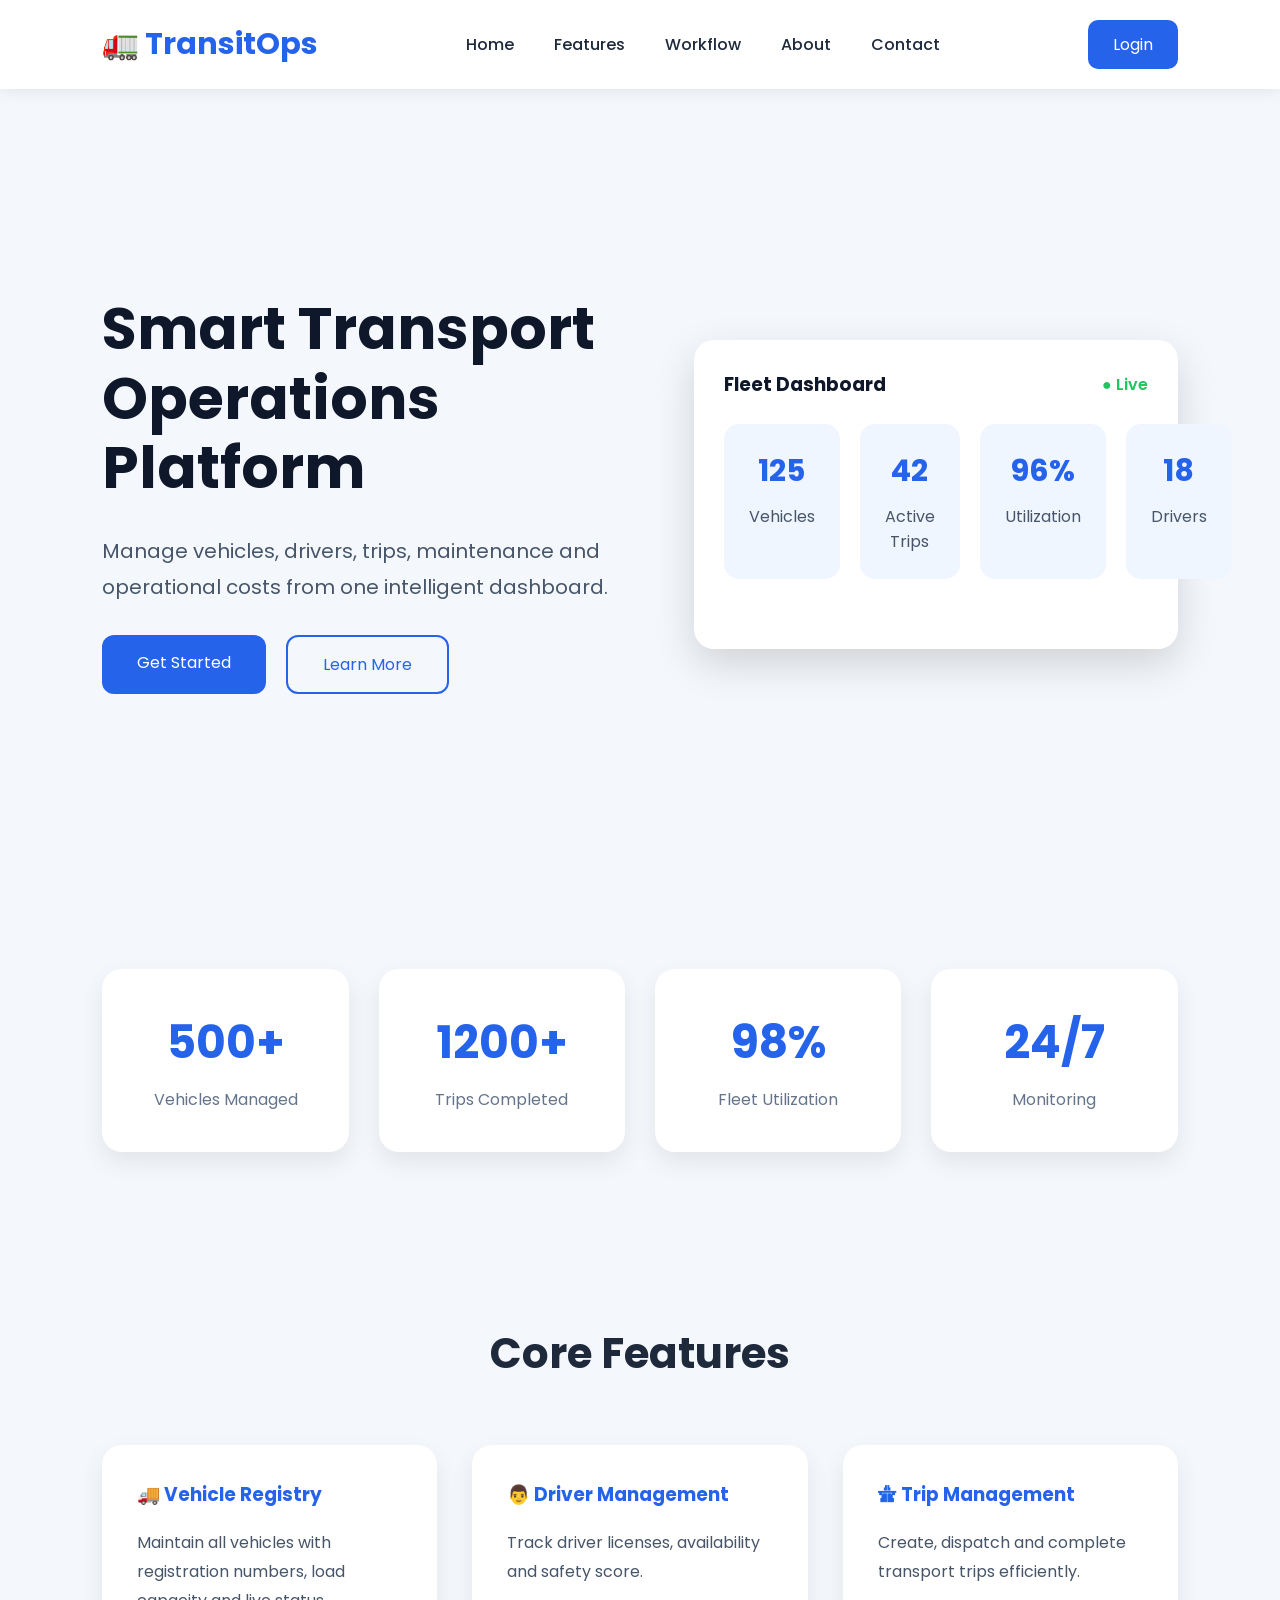
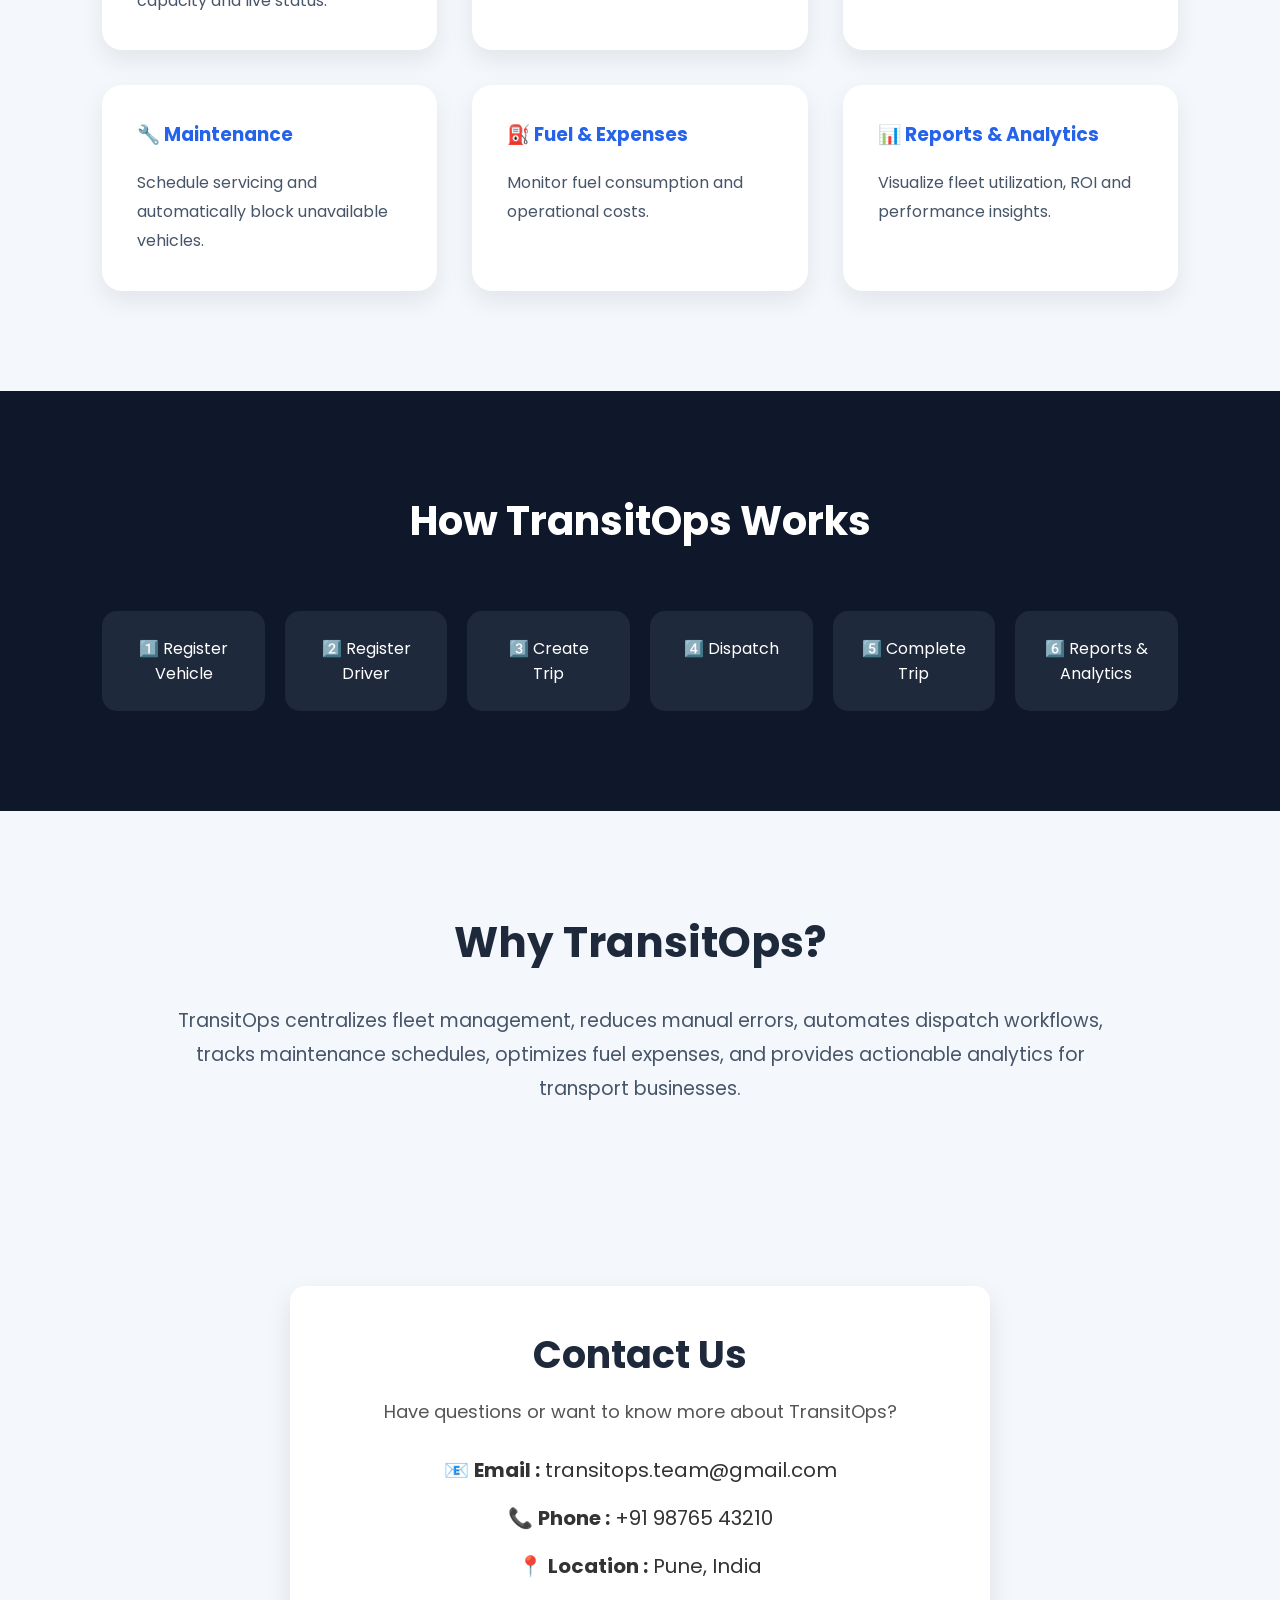
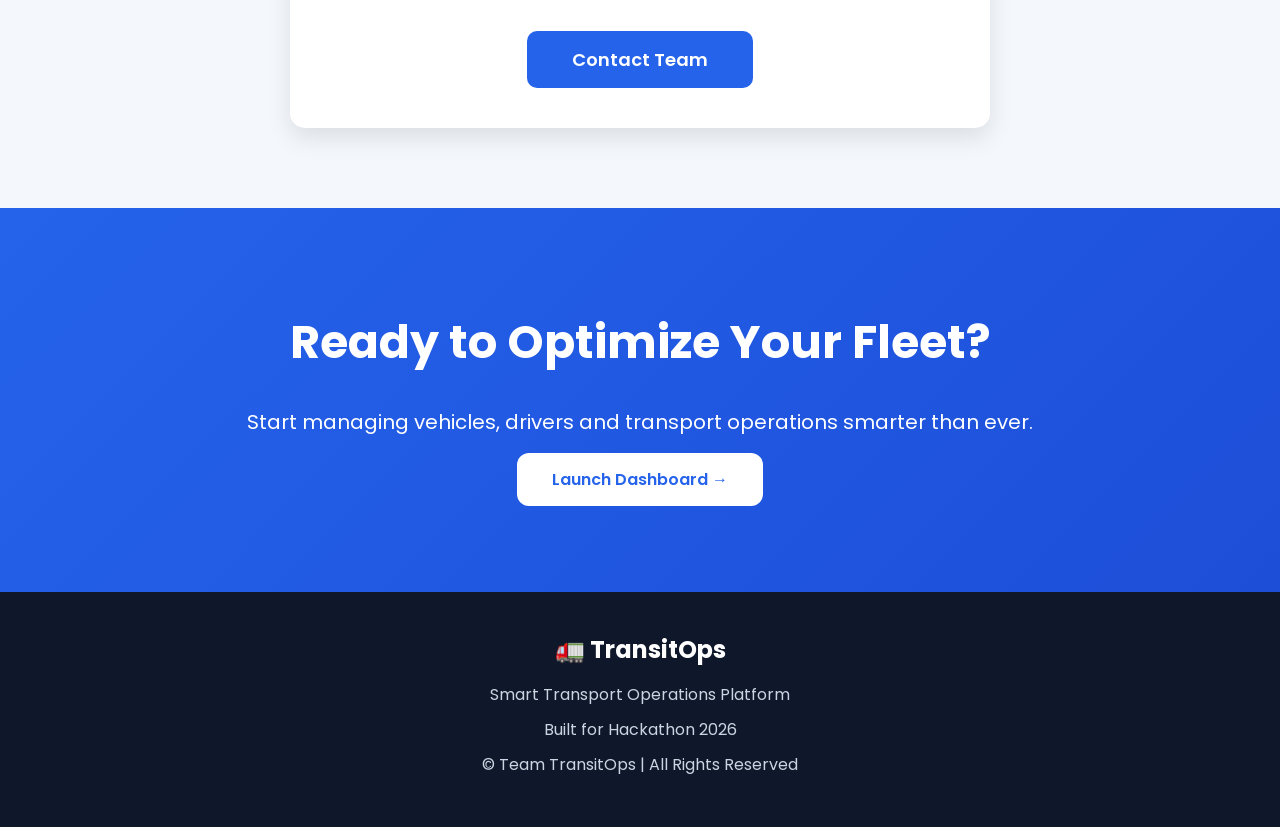
<file: client/index.html>
<!DOCTYPE html>
<html lang="en">
<head>
    <meta charset="UTF-8">
    <meta name="viewport" content="width=device-width, initial-scale=1.0">
    <title>TransitOps - Smart Transport Operations Platform</title>

    <link rel="stylesheet" href="css/style.css">
    <link href="https://fonts.googleapis.com/css2?family=Poppins:wght@300;400;500;600;700&display=swap" rel="stylesheet">
</head>

<body>

<header>

<nav class="navbar">

<div class="logo">
🚛 TransitOps
</div>

<ul class="nav-links">

<li><a href="#home">Home</a></li>

<li><a href="#features">Features</a></li>

<li><a href="#workflow">Workflow</a></li>

<li><a href="#about">About</a></li>

<li><a href="#contact">Contact</a></li>

</ul>

<a href="login.html" class="login-btn">
Login
</a>

</nav>

</header>

<section class="hero" id="home">

<div class="hero-left">

<h1>

Smart Transport Operations Platform

</h1>

<p>

Manage vehicles, drivers, trips, maintenance and operational costs from one intelligent dashboard.

</p>

<div class="hero-buttons">

<a href="login.html" class="primary-btn">

Get Started

</a>

<a href="#about" class="secondary-btn">

Learn More

</a>

</div>

</div>

<div class="hero-right">

<div class="dashboard-preview">

<div class="dashboard-header">

<h3>Fleet Dashboard</h3>

<span class="status">

● Live

</span>

</div>

<div class="dashboard-cards">

<div class="mini-card">

<h4>125</h4>

<p>Vehicles</p>

</div>

<div class="mini-card">

<h4>42</h4>

<p>Active Trips</p>

</div>

<div class="mini-card">

<h4>96%</h4>

<p>Utilization</p>

</div>

<div class="mini-card">

<h4>18</h4>

<p>Drivers</p>

</div>

</div>

</div>

</div>

</section>
<!-- ================= STATS ================= -->

<section class="stats">

<div class="card">
<h2>500+</h2>
<p>Vehicles Managed</p>
</div>

<div class="card">
<h2>1200+</h2>
<p>Trips Completed</p>
</div>

<div class="card">
<h2>98%</h2>
<p>Fleet Utilization</p>
</div>

<div class="card">
<h2>24/7</h2>
<p>Monitoring</p>
</div>

</section>

<!-- ================= FEATURES ================= -->

<section class="features" id="features">

<h2>Core Features</h2>

<div class="feature-grid">

<div class="feature-card">
<h3>🚚 Vehicle Registry</h3>
<p>
Maintain all vehicles with registration numbers, load capacity and live status.
</p>
</div>

<div class="feature-card">
<h3>👨 Driver Management</h3>
<p>
Track driver licenses, availability and safety score.
</p>
</div>

<div class="feature-card">
<h3>🛣 Trip Management</h3>
<p>
Create, dispatch and complete transport trips efficiently.
</p>
</div>

<div class="feature-card">
<h3>🔧 Maintenance</h3>
<p>
Schedule servicing and automatically block unavailable vehicles.
</p>
</div>

<div class="feature-card">
<h3>⛽ Fuel & Expenses</h3>
<p>
Monitor fuel consumption and operational costs.
</p>
</div>

<div class="feature-card">
<h3>📊 Reports & Analytics</h3>
<p>
Visualize fleet utilization, ROI and performance insights.
</p>
</div>

</div>

</section>

<!-- ================= WORKFLOW ================= -->

<section class="workflow" id="workflow">

<h2>How TransitOps Works</h2>

<div class="steps">

<div class="step">
1️⃣ Register Vehicle
</div>

<div class="step">
2️⃣ Register Driver
</div>

<div class="step">
3️⃣ Create Trip
</div>

<div class="step">
4️⃣ Dispatch
</div>

<div class="step">
5️⃣ Complete Trip
</div>

<div class="step">
6️⃣ Reports & Analytics
</div>

</div>

</section>

<!-- ================= ABOUT ================= -->

<section class="about" id="about">

<h2>Why TransitOps?</h2>

<p>

TransitOps centralizes fleet management, reduces manual errors, automates dispatch workflows, tracks maintenance schedules, optimizes fuel expenses, and provides actionable analytics for transport businesses.

</p>

</section>

<!-- ================= CONTACT ================= -->

<section class="contact-section" id="contact">

    <div class="contact-container">

        <h2>Contact Us</h2>

        <p class="contact-subtitle">
            Have questions or want to know more about TransitOps?
        </p>

        <div class="contact-details">

            <p>
                📧 <strong>Email :</strong> transitops.team@gmail.com
            </p>

            <p>
                📞 <strong>Phone :</strong> +91 98765 43210
            </p>

            <p>
                📍 <strong>Location :</strong> Pune, India
            </p>

        </div>

        <a href="mailto:transitops.team@gmail.com" class="contact-btn">
            Contact Team
        </a>

    </div>

</section>

<!-- ================= CTA ================= -->

<section class="cta">

<h2>

Ready to Optimize Your Fleet?

</h2>

<p>

Start managing vehicles, drivers and transport operations smarter than ever.

</p>

<a href="login.html" class="primary-btn">

Launch Dashboard →

</a>

</section>

<!-- ================= FOOTER ================= -->

<footer>

<h2>🚛 TransitOps</h2>

<p>

Smart Transport Operations Platform

</p>

<p>

Built for Hackathon 2026

</p>

<p>

© Team TransitOps | All Rights Reserved

</p>

</footer>

<script src="js/script.js"></script>

</body>

</html>
</file>
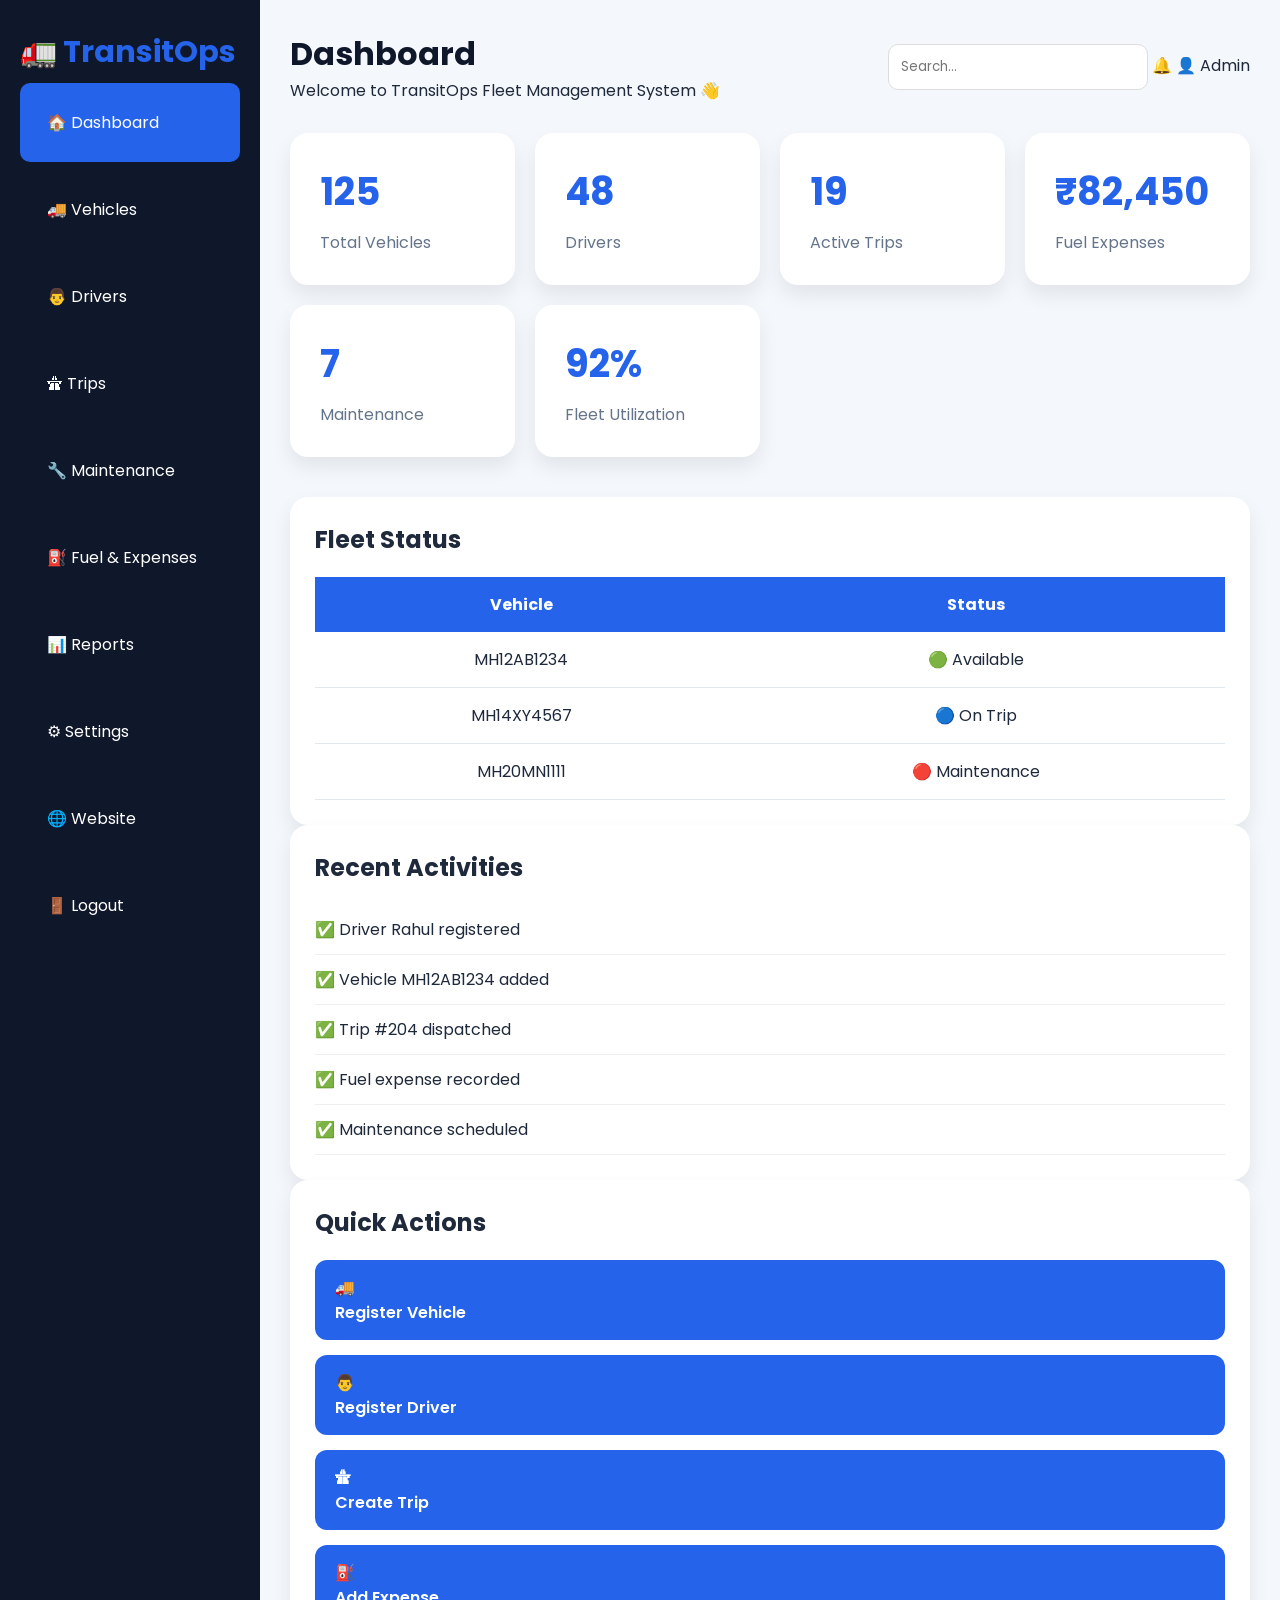
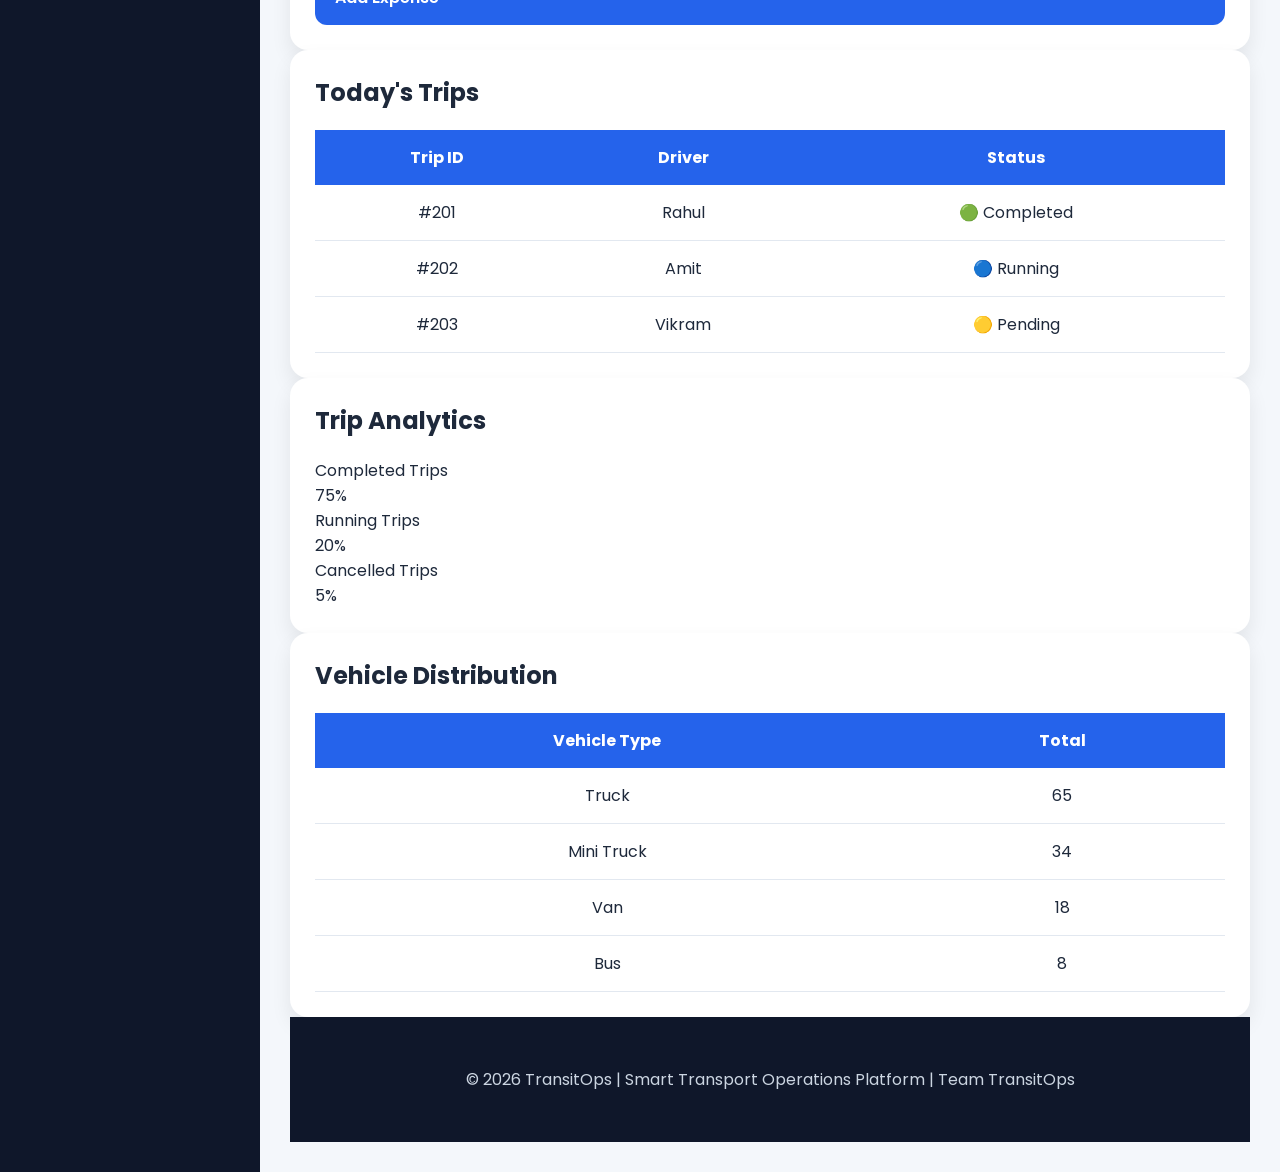
<file: client/dashboard.html>
<!DOCTYPE html>
<html lang="en">

<head>
    <meta charset="UTF-8">
    <meta name="viewport" content="width=device-width, initial-scale=1.0">
    <title>TransitOps Dashboard</title>

    <link rel="stylesheet" href="css/style.css">

    <link href="https://fonts.googleapis.com/css2?family=Poppins:wght@300;400;500;600;700&display=swap"
        rel="stylesheet">
</head>

<body>

<div class="dashboard-container">

    <!-- Sidebar -->

    <aside class="sidebar">

        <div class="logo">
            🚛 <span>TransitOps</span>
        </div>

        <ul>

            <li class="active">
                <a href="dashboard.html">🏠 Dashboard</a>
            </li>

            <li>
                <a href="vehicles.html">🚚 Vehicles</a>
            </li>

            <li>
                <a href="drivers.html">👨 Drivers</a>
            </li>

            <li>
                <a href="trips.html">🛣 Trips</a>
            </li>

            <li>
                <a href="maintenance.html">🔧 Maintenance</a>
            </li>

            <li>
                <a href="expenses.html">⛽ Fuel & Expenses</a>
            </li>

            <li>
                <a href="reports.html">📊 Reports</a>
            </li>

            <li>
                <a href="settings.html">⚙ Settings</a>
            </li>

            <li>
                <a href="index.html">🌐 Website</a>
            </li>

            <li>
                <a href="login.html">🚪 Logout</a>
            </li>

        </ul>

    </aside>

    <!-- Main -->

    <main class="main-content">

        <!-- Topbar -->

        <header class="topbar">

            <div>

                <h1>Dashboard</h1>

                <p>Welcome to TransitOps Fleet Management System 👋</p>

            </div>

            <div class="top-right">

                <input type="text" class="dashboard-search" placeholder="Search...">

                <span>🔔</span>

                <span>👤 Admin</span>

            </div>

        </header>

        <!-- Cards -->

        <section class="dashboard-cards">

            <div class="dashboard-card">

                <h2 id="vehicleCount">125</h2>

                <p>Total Vehicles</p>

            </div>

            <div class="dashboard-card">

                <h2 id="driverCount">48</h2>

                <p>Drivers</p>

            </div>

            <div class="dashboard-card">

                <h2 id="tripCount">19</h2>

                <p>Active Trips</p>

            </div>

            <div class="dashboard-card">

                <h2>₹82,450</h2>

                <p>Fuel Expenses</p>

            </div>

            <div class="dashboard-card">

                <h2>7</h2>

                <p>Maintenance</p>

            </div>

            <div class="dashboard-card">

                <h2>92%</h2>

                <p>Fleet Utilization</p>

            </div>

        </section>

        <!-- Fleet Status -->

        <section class="dashboard-row">

            <div class="panel">

                <h2>Fleet Status</h2>

                <table>

                    <tr>
                        <th>Vehicle</th>
                        <th>Status</th>
                    </tr>

                    <tr>
                        <td>MH12AB1234</td>
                        <td><span class="available">🟢 Available</span></td>
                    </tr>

                    <tr>
                        <td>MH14XY4567</td>
                        <td><span class="trip">🔵 On Trip</span></td>
                    </tr>

                    <tr>
                        <td>MH20MN1111</td>
                        <td><span class="maintenance">🔴 Maintenance</span></td>
                    </tr>

                </table>

            </div>

            <div class="panel">

                <h2>Recent Activities</h2>

                <ul class="activity-list">

                    <li>✅ Driver Rahul registered</li>

                    <li>✅ Vehicle MH12AB1234 added</li>

                    <li>✅ Trip #204 dispatched</li>

                    <li>✅ Fuel expense recorded</li>

                    <li>✅ Maintenance scheduled</li>

                </ul>

            </div>

        </section>
                <!-- Bottom Section -->

        <section class="dashboard-row">

            <div class="panel">

                <h2>Quick Actions</h2>

                <div class="quick-actions">

                    <a href="vehicles.html" class="action-btn">
                        🚚<br>
                        Register Vehicle
                    </a>

                    <a href="drivers.html" class="action-btn">
                        👨<br>
                        Register Driver
                    </a>

                    <a href="trips.html" class="action-btn">
                        🛣<br>
                        Create Trip
                    </a>

                    <a href="expenses.html" class="action-btn">
                        ⛽<br>
                        Add Expense
                    </a>

                </div>

            </div>

            <div class="panel">

                <h2>Today's Trips</h2>

                <table>

                    <tr>
                        <th>Trip ID</th>
                        <th>Driver</th>
                        <th>Status</th>
                    </tr>

                    <tr>
                        <td>#201</td>
                        <td>Rahul</td>
                        <td>🟢 Completed</td>
                    </tr>

                    <tr>
                        <td>#202</td>
                        <td>Amit</td>
                        <td>🔵 Running</td>
                    </tr>

                    <tr>
                        <td>#203</td>
                        <td>Vikram</td>
                        <td>🟡 Pending</td>
                    </tr>

                </table>

            </div>

        </section>

        <!-- Analytics -->

        <section class="dashboard-row">

            <div class="panel">

                <h2>Trip Analytics</h2>

                <div class="progress-box">

                    <p>Completed Trips</p>

                    <div class="progress">
                        <div class="progress-fill" style="width:75%;">
                            75%
                        </div>
                    </div>

                    <p>Running Trips</p>

                    <div class="progress">
                        <div class="progress-fill blue" style="width:20%;">
                            20%
                        </div>
                    </div>

                    <p>Cancelled Trips</p>

                    <div class="progress">
                        <div class="progress-fill red" style="width:5%;">
                            5%
                        </div>
                    </div>

                </div>

            </div>

            <div class="panel">

                <h2>Vehicle Distribution</h2>

                <table>

                    <tr>

                        <th>Vehicle Type</th>

                        <th>Total</th>

                    </tr>

                    <tr>

                        <td>Truck</td>

                        <td>65</td>

                    </tr>

                    <tr>

                        <td>Mini Truck</td>

                        <td>34</td>

                    </tr>

                    <tr>

                        <td>Van</td>

                        <td>18</td>

                    </tr>

                    <tr>

                        <td>Bus</td>

                        <td>8</td>

                    </tr>

                </table>

            </div>

        </section>

        <!-- Footer -->

        <footer class="dashboard-footer">

            <p>

                © 2026 TransitOps |
                Smart Transport Operations Platform |
                Team TransitOps

            </p>

        </footer>

    </main>

</div>

<script src="js/database.js"></script>
<script src="js/dashboard.js"></script>

</body>
</html>
</file>
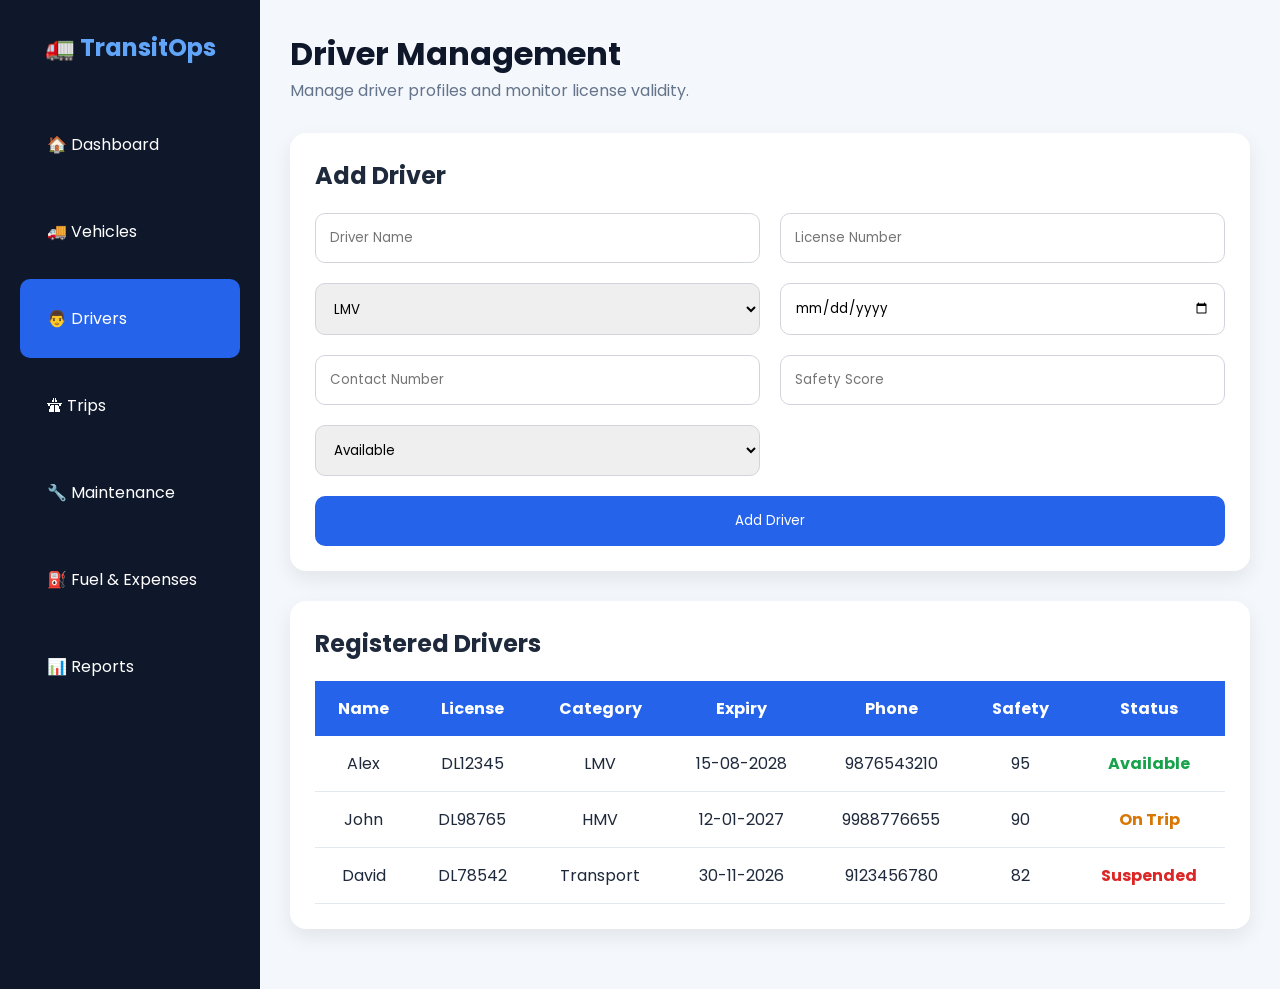
<file: client/drivers.html>
<link rel="stylesheet" href="css/style.css">
<link rel="stylesheet" href="css/drivers.css">


<!DOCTYPE html>
<html lang="en">
<head>
    <meta charset="UTF-8">
    <meta name="viewport" content="width=device-width, initial-scale=1.0">
    <title>Driver Management | TransitOps</title>

    <link rel="stylesheet" href="css/style.css">
    <link rel="stylesheet" href="css/drivers.css">

    <link href="https://fonts.googleapis.com/css2?family=Poppins:wght@300;400;500;600;700&display=swap" rel="stylesheet">
</head>

<body>

<div class="dashboard-container">

    <aside class="sidebar">

        <h2>🚛 TransitOps</h2>

        <ul>
            <li><a href="dashboard.html">🏠 Dashboard</a></li>
            <li><a href="vehicles.html">🚚 Vehicles</a></li>
            <li class="active"><a href="drivers.html">👨 Drivers</a></li>
            <li><a href="trips.html">🛣 Trips</a></li>
            <li><a href="maintenance.html">🔧 Maintenance</a></li>
            <li><a href="expenses.html">⛽ Fuel & Expenses</a></li>
            <li><a href="reports.html">📊 Reports</a></li>
        </ul>

    </aside>

    <main class="main-content">

        <div class="page-header">
            <h1>Driver Management</h1>
            <p>Manage driver profiles and monitor license validity.</p>
        </div>

        <section class="driver-form">

            <h2>Add Driver</h2>

            <form>

                <input type="text" placeholder="Driver Name">

                <input type="text" placeholder="License Number">

                <select>
                    <option>LMV</option>
                    <option>HMV</option>
                    <option>Transport</option>
                </select>

                <input type="date">

                <input type="tel" placeholder="Contact Number">

                <input type="number" placeholder="Safety Score">

                <select>
                    <option>Available</option>
                    <option>On Trip</option>
                    <option>Off Duty</option>
                    <option>Suspended</option>
                </select>

                <button>Add Driver</button>

            </form>

        </section>

        <section class="driver-table">

            <h2>Registered Drivers</h2>

            <table>

                <tr>
                    <th>Name</th>
                    <th>License</th>
                    <th>Category</th>
                    <th>Expiry</th>
                    <th>Phone</th>
                    <th>Safety</th>
                    <th>Status</th>
                </tr>

                <tr>
                    <td>Alex</td>
                    <td>DL12345</td>
                    <td>LMV</td>
                    <td>15-08-2028</td>
                    <td>9876543210</td>
                    <td>95</td>
                    <td class="available">Available</td>
                </tr>

                <tr>
                    <td>John</td>
                    <td>DL98765</td>
                    <td>HMV</td>
                    <td>12-01-2027</td>
                    <td>9988776655</td>
                    <td>90</td>
                    <td class="trip">On Trip</td>
                </tr>

                <tr>
                    <td>David</td>
                    <td>DL78542</td>
                    <td>Transport</td>
                    <td>30-11-2026</td>
                    <td>9123456780</td>
                    <td>82</td>
                    <td class="suspended">Suspended</td>
                </tr>

            </table>

        </section>

    </main>

</div>

</body>
</html>
</file>
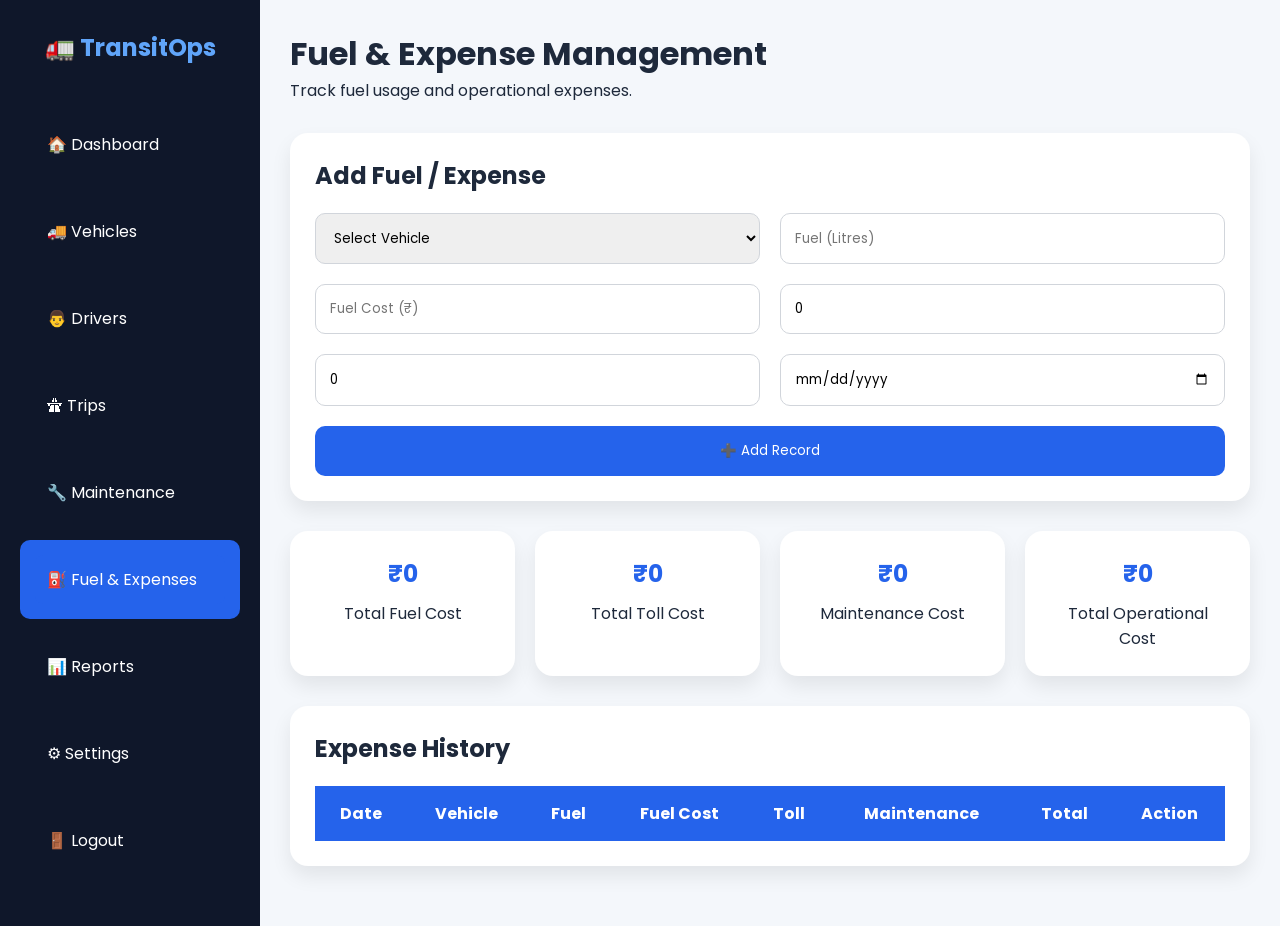
<file: client/expense.html>
<!DOCTYPE html>
<html lang="en">

<head>

<meta charset="UTF-8">
<meta name="viewport" content="width=device-width, initial-scale=1.0">

<title>Fuel & Expense Management | TransitOps</title>

<link rel="stylesheet" href="css/style.css">
<link rel="stylesheet" href="css/expenses.css">

<link href="https://fonts.googleapis.com/css2?family=Poppins:wght@300;400;500;600;700&display=swap" rel="stylesheet">

</head>

<body>

<div class="dashboard-container">

<!-- Sidebar -->

<aside class="sidebar">

<h2>🚛 TransitOps</h2>

<ul>

<li><a href="dashboard.html">🏠 Dashboard</a></li>

<li><a href="vehicles.html">🚚 Vehicles</a></li>

<li><a href="drivers.html">👨 Drivers</a></li>

<li><a href="trips.html">🛣 Trips</a></li>

<li><a href="maintenance.html">🔧 Maintenance</a></li>

<li class="active"><a href="expenses.html">⛽ Fuel & Expenses</a></li>

<li><a href="reports.html">📊 Reports</a></li>

<li><a href="settings.html">⚙ Settings</a></li>

<li><a href="login.html">🚪 Logout</a></li>

</ul>

</aside>

<!-- Main -->

<main class="main-content">

<div class="page-header">

<h1>Fuel & Expense Management</h1>

<p>Track fuel usage and operational expenses.</p>

</div>

<!-- Expense Form -->

<section class="expense-form">

<h2>Add Fuel / Expense</h2>

<form id="expenseForm">

<select id="vehicle" required>

<option value="">Select Vehicle</option>

<option>Van-05</option>

<option>Truck-02</option>

<option>Mini Truck-03</option>

</select>

<input
type="number"
id="fuel"
placeholder="Fuel (Litres)"
required>

<input
type="number"
id="fuelCost"
placeholder="Fuel Cost (₹)"
required>

<input
type="number"
id="toll"
placeholder="Toll Expense (₹)"
value="0">

<input
type="number"
id="maintenance"
placeholder="Maintenance Expense (₹)"
value="0">

<input
type="date"
id="date"
required>

<button type="submit">

➕ Add Record

</button>

</form>

</section>
<!-- ================= SUMMARY CARDS ================= -->

<section class="summary-cards">

<div class="summary-card">
<h2 id="fuelTotal">₹0</h2>
<p>Total Fuel Cost</p>
</div>

<div class="summary-card">
<h2 id="tollTotal">₹0</h2>
<p>Total Toll Cost</p>
</div>

<div class="summary-card">
<h2 id="maintenanceTotal">₹0</h2>
<p>Maintenance Cost</p>
</div>

<div class="summary-card">
<h2 id="overallTotal">₹0</h2>
<p>Total Operational Cost</p>
</div>

</section>

<!-- ================= EXPENSE HISTORY ================= -->

<section class="expense-table">

<h2>Expense History</h2>

<table id="expenseTable">

<tr>

<th>Date</th>
<th>Vehicle</th>
<th>Fuel (L)</th>
<th>Fuel Cost (₹)</th>
<th>Toll (₹)</th>
<th>Maintenance (₹)</th>
<th>Total (₹)</th>
<th>Action</th>

</tr>

</table>

</section>

</main>

</div>

<!-- JavaScript -->

<script src="js/database.js"></script>
<script src="js/expenses.js"></script>

</body>
</html>
</file>
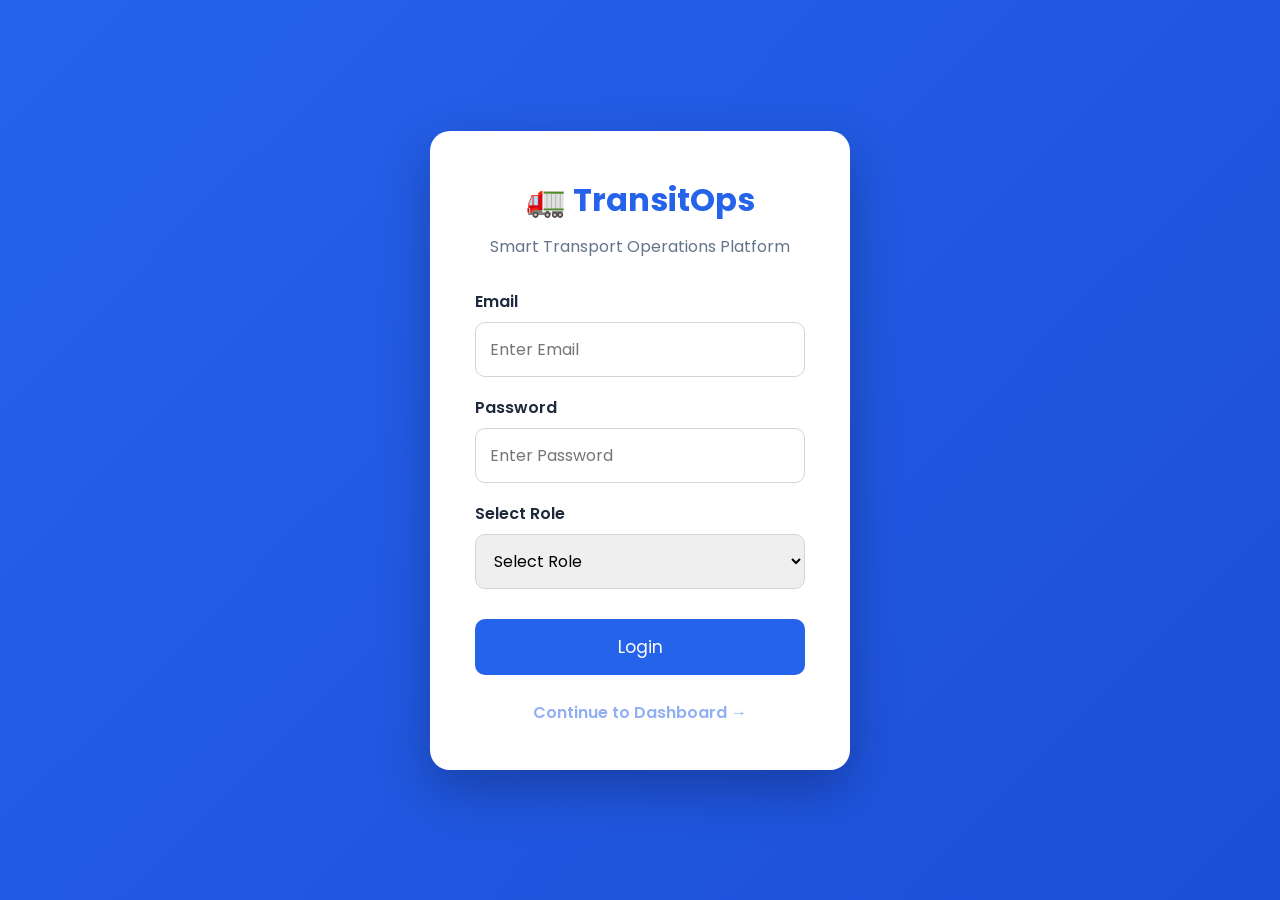
<file: client/login.html>
<!DOCTYPE html>
<html lang="en">

<head>

<meta charset="UTF-8">
<meta name="viewport" content="width=device-width, initial-scale=1.0">

<title>TransitOps Login</title>

<link rel="stylesheet" href="css/style.css">

<link href="https://fonts.googleapis.com/css2?family=Poppins:wght@300;400;500;600;700&display=swap" rel="stylesheet">

</head>

<body class="login-page">

<div class="login-container">

<div class="login-card">

<h1>🚛 TransitOps</h1>

<p>Smart Transport Operations Platform</p>

<form id="loginForm">

<label>Email</label>

<input
type="email"
id="email"
placeholder="Enter Email"
required
oninvalid="this.setCustomValidity('Please enter a valid email ID.')"
oninput="this.setCustomValidity('')">

<label>Password</label>

<input
type="password"
id="password"
placeholder="Enter Password"
required>

<label>Select Role</label>

<select id="role" required>

<option value="">Select Role</option>

<option>Fleet Manager</option>

<option>Dispatcher</option>

<option>Safety Officer</option>

<option>Financial Analyst</option>

</select>

<button type="submit" id="loginBtn">

Login

</button>

</form>

<a href="dashboard.html"
id="continueBtn"
class="disabled-link">

Continue to Dashboard →

</a>

</div>

</div>

<script src="js/login.js"></script>

</body>

</html>
</file>
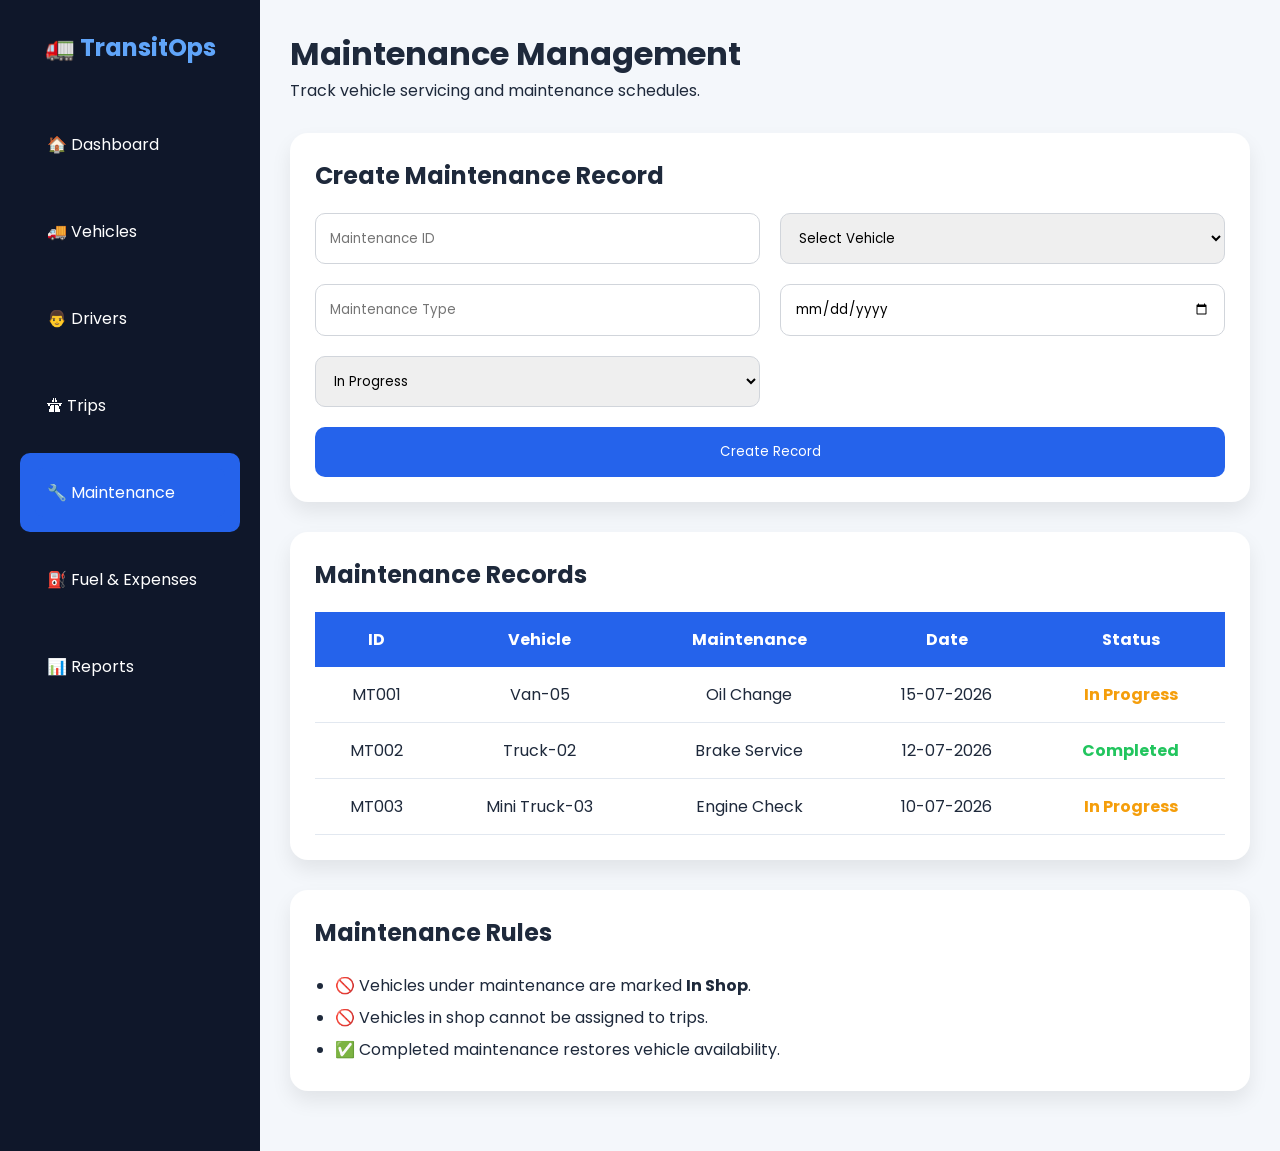
<file: client/mainteance.html>
<!DOCTYPE html>
<html lang="en">

<head>

<meta charset="UTF-8">
<meta name="viewport" content="width=device-width, initial-scale=1.0">

<title>Maintenance Management | TransitOps</title>

<link rel="stylesheet" href="css/style.css">
<link rel="stylesheet" href="css/maintenance.css">

<link href="https://fonts.googleapis.com/css2?family=Poppins:wght@300;400;500;600;700&display=swap" rel="stylesheet">

</head>

<body>

<div class="dashboard-container">

<aside class="sidebar">

<h2>🚛 TransitOps</h2>

<ul>

<li><a href="dashboard.html">🏠 Dashboard</a></li>

<li><a href="vehicles.html">🚚 Vehicles</a></li>

<li><a href="drivers.html">👨 Drivers</a></li>

<li><a href="trips.html">🛣 Trips</a></li>

<li class="active"><a href="maintenance.html">🔧 Maintenance</a></li>

<li><a href="expenses.html">⛽ Fuel & Expenses</a></li>

<li><a href="reports.html">📊 Reports</a></li>

</ul>

</aside>

<main class="main-content">

<div class="page-header">

<h1>Maintenance Management</h1>

<p>Track vehicle servicing and maintenance schedules.</p>

</div>

<section class="maintenance-form">

<h2>Create Maintenance Record</h2>

<form>

<input type="text" placeholder="Maintenance ID">

<select>

<option>Select Vehicle</option>

<option>Van-05</option>

<option>Truck-02</option>

<option>Mini Truck-03</option>

</select>

<input type="text" placeholder="Maintenance Type">

<input type="date">

<select>

<option>In Progress</option>

<option>Completed</option>

</select>

<button>Create Record</button>

</form>

</section>

<section class="maintenance-table">

<h2>Maintenance Records</h2>

<table>

<tr>

<th>ID</th>

<th>Vehicle</th>

<th>Maintenance</th>

<th>Date</th>

<th>Status</th>

</tr>

<tr>

<td>MT001</td>

<td>Van-05</td>

<td>Oil Change</td>

<td>15-07-2026</td>

<td class="progress">In Progress</td>

</tr>

<tr>

<td>MT002</td>

<td>Truck-02</td>

<td>Brake Service</td>

<td>12-07-2026</td>

<td class="complete">Completed</td>

</tr>

<tr>

<td>MT003</td>

<td>Mini Truck-03</td>

<td>Engine Check</td>

<td>10-07-2026</td>

<td class="progress">In Progress</td>

</tr>

</table>

</section>

<section class="alert-box">

<h2>Maintenance Rules</h2>

<ul>

<li>🚫 Vehicles under maintenance are marked <strong>In Shop</strong>.</li>

<li>🚫 Vehicles in shop cannot be assigned to trips.</li>

<li>✅ Completed maintenance restores vehicle availability.</li>

</ul>

</section>

</main>

</div>

</body>

</html>
</file>
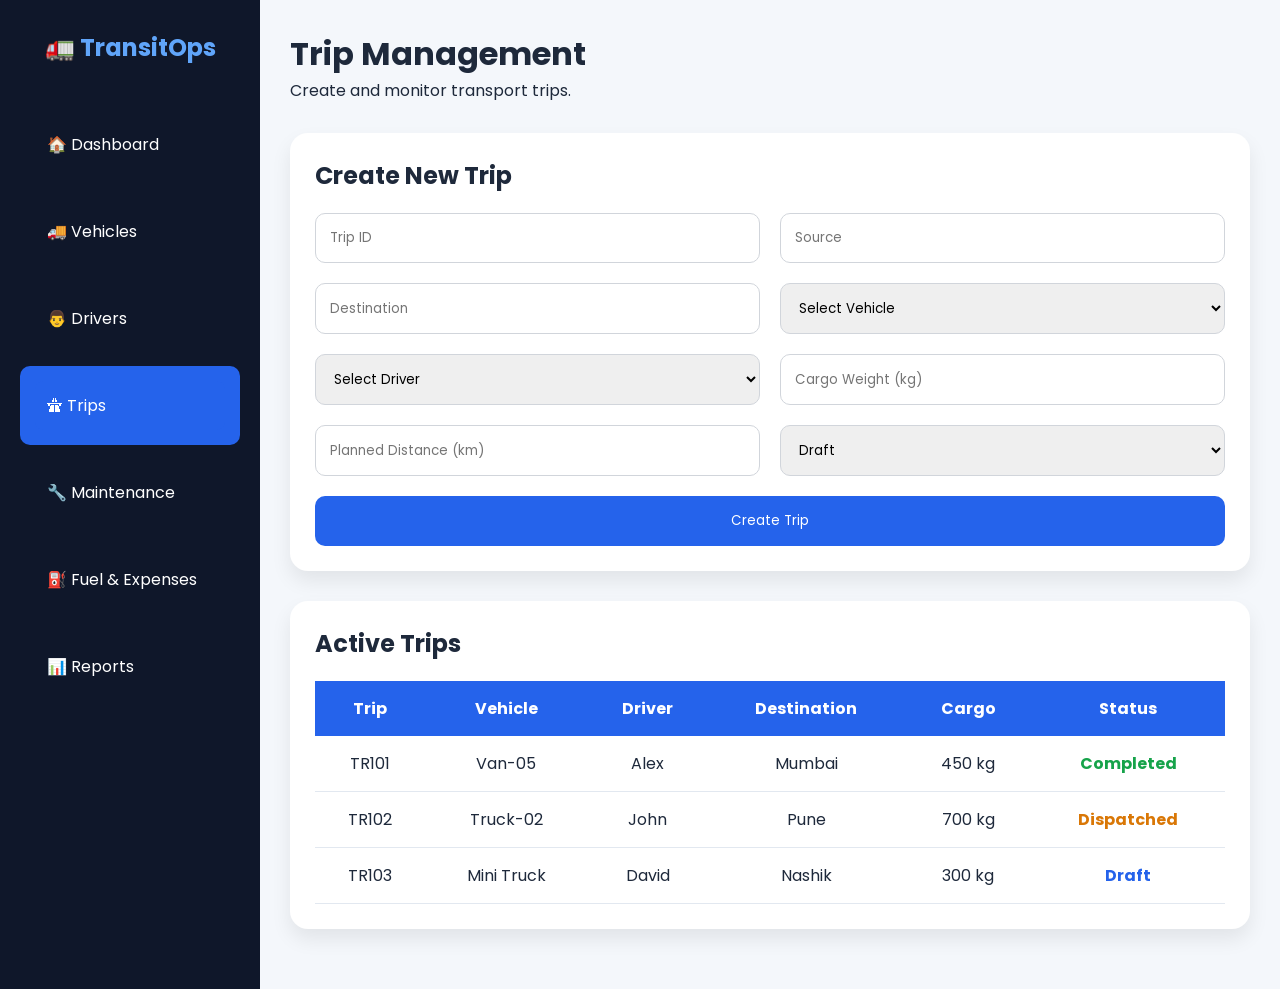
<file: client/trips.html>
<!DOCTYPE html>
<html lang="en">

<head>

<meta charset="UTF-8">
<meta name="viewport" content="width=device-width, initial-scale=1.0">

<title>Trip Management | TransitOps</title>

<link rel="stylesheet" href="css/style.css">
<link rel="stylesheet" href="css/trips.css">

<link href="https://fonts.googleapis.com/css2?family=Poppins:wght@300;400;500;600;700&display=swap" rel="stylesheet">

</head>

<body>

<div class="dashboard-container">

<aside class="sidebar">

<h2>🚛 TransitOps</h2>

<ul>

<li><a href="dashboard.html">🏠 Dashboard</a></li>

<li><a href="vehicles.html">🚚 Vehicles</a></li>

<li><a href="drivers.html">👨 Drivers</a></li>

<li class="active"><a href="trips.html">🛣 Trips</a></li>

<li><a href="maintenance.html">🔧 Maintenance</a></li>

<li><a href="expenses.html">⛽ Fuel & Expenses</a></li>

<li><a href="reports.html">📊 Reports</a></li>

</ul>

</aside>

<main class="main-content">

<div class="page-header">

<h1>Trip Management</h1>

<p>Create and monitor transport trips.</p>

</div>

<section class="trip-form">

<h2>Create New Trip</h2>

<form>

<input type="text" placeholder="Trip ID">

<input type="text" placeholder="Source">

<input type="text" placeholder="Destination">

<select>

<option>Select Vehicle</option>

<option>Van-05</option>

<option>Truck-02</option>

<option>Mini Truck-03</option>

</select>

<select>

<option>Select Driver</option>

<option>Alex</option>

<option>John</option>

<option>David</option>

</select>

<input type="number" placeholder="Cargo Weight (kg)">

<input type="number" placeholder="Planned Distance (km)">

<select>

<option>Draft</option>

<option>Dispatched</option>

<option>Completed</option>

<option>Cancelled</option>

</select>

<button>Create Trip</button>

</form>

</section>

<section class="trip-table">

<h2>Active Trips</h2>

<table>

<tr>

<th>Trip</th>
<th>Vehicle</th>
<th>Driver</th>
<th>Destination</th>
<th>Cargo</th>
<th>Status</th>

</tr>

<tr>

<td>TR101</td>

<td>Van-05</td>

<td>Alex</td>

<td>Mumbai</td>

<td>450 kg</td>

<td class="completed">Completed</td>

</tr>

<tr>

<td>TR102</td>

<td>Truck-02</td>

<td>John</td>

<td>Pune</td>

<td>700 kg</td>

<td class="dispatch">Dispatched</td>

</tr>

<tr>

<td>TR103</td>

<td>Mini Truck</td>

<td>David</td>

<td>Nashik</td>

<td>300 kg</td>

<td class="draft">Draft</td>

</tr>

</table>

</section>

</main>

</div>

</body>

</html>
</file>
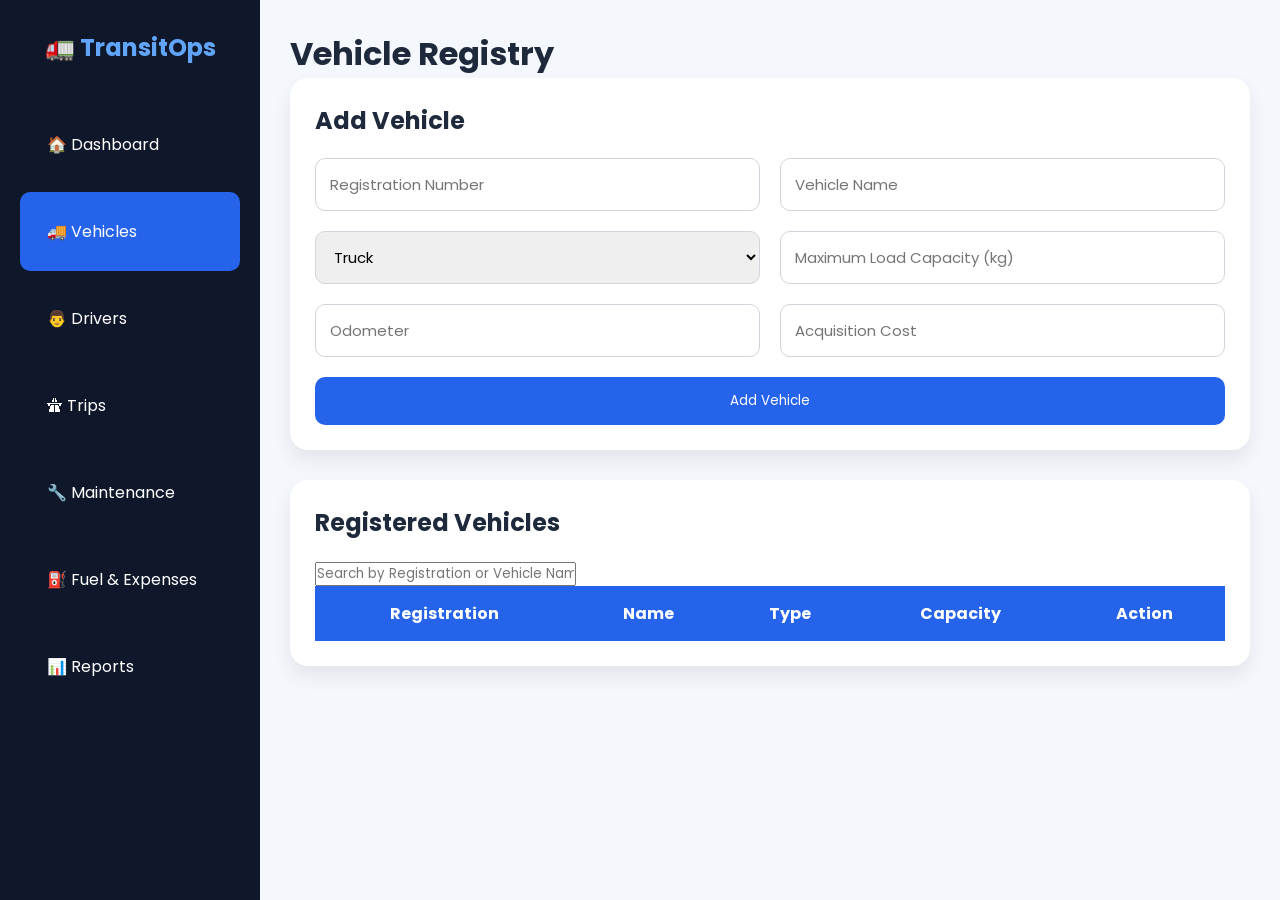
<file: client/vehicles.html>
<!DOCTYPE html>
<html lang="en">
<head>
<meta charset="UTF-8">
<meta name="viewport" content="width=device-width, initial-scale=1.0">
<title>Vehicle Registry - TransitOps</title>

<link rel="stylesheet" href="css/style.css">
<link href="https://fonts.googleapis.com/css2?family=Poppins:wght@300;400;600;700&display=swap" rel="stylesheet">
</head>

<body>

<div class="dashboard-container">

<aside class="sidebar">

<h2>🚛 TransitOps</h2>

<ul>
<li><a href="dashboard.html">🏠 Dashboard</a></li>
<li class="active"><a href="vehicles.html">🚚 Vehicles</a></li>
<li><a href="drivers.html">👨 Drivers</a></li>
<li><a href="trips.html">🛣 Trips</a></li>
<li><a href="maintenance.html">🔧 Maintenance</a></li>
<li><a href="expenses.html">⛽ Fuel & Expenses</a></li>
<li><a href="reports.html">📊 Reports</a></li>
</ul>

</aside>

<main class="main-content">

<h1>Vehicle Registry</h1>

<div class="form-card">

<h2>Add Vehicle</h2>

<form id="vehicleForm">
<input
id="registration"
type="text"
placeholder="Registration Number"
required>

<input type="text" placeholder="Vehicle Name">
<select id="vehicleType">

<option>Truck</option>
<option>Van</option>
<option>Mini Truck</option>
</select>

<input type="number" placeholder="Maximum Load Capacity (kg)">

<input type="number" placeholder="Odometer">

<input type="number" placeholder="Acquisition Cost">

<button>Add Vehicle</button>

</form>

</div>

<div class="table-section">

<h2>Registered Vehicles</h2>

<div class="search-box">

<input
type="text"
id="searchVehicle"
placeholder="Search by Registration or Vehicle Name">

</div>

<table id="vehicleTable">

<tr>
<th>Registration</th>
<th>Vehicle</th>
<th>Type</th>
<th>Capacity</th>
<th>Status</th>
</tr>

<tr>
<td>MH12AB1234</td>
<td>Van-05</td>
<td>Van</td>
<td>500 kg</td>
<td class="success">Available</td>
</tr>

<tr>
<td>MH14XY5678</td>
<td>Truck-02</td>
<td>Truck</td>
<td>1200 kg</td>
<td class="warning">On Trip</td>
</tr>

<tr>
<td>MH04PQ9876</td>
<td>Mini Van</td>
<td>Mini Truck</td>
<td>700 kg</td>
<td class="danger">In Shop</td>
</tr>

</table>

</div>

</main>

</div>
<script src="js/vehicles.js"></script>
<script src="js/database.js"></script>
<script src="js/vehicles.js"></script>
</body>
</html>
</file>
<file: client/css/style.css>
/* ===========================
   GOOGLE FONT
=========================== */

*{
    margin:0;
    padding:0;
    box-sizing:border-box;
    font-family:'Poppins',sans-serif;
    scroll-behavior:smooth;
}

body{
    background:#f4f7fb;
    color:#1e293b;
}

/* ===========================
   NAVBAR
=========================== */

.navbar{
    display:flex;
    justify-content:space-between;
    align-items:center;
    padding:20px 8%;
    background:white;
    position:sticky;
    top:0;
    z-index:1000;
    box-shadow:0 2px 15px rgba(0,0,0,.08);
}

.logo{
    font-size:30px;
    font-weight:700;
    color:#2563eb;
}

.nav-links{
    display:flex;
    list-style:none;
}

.nav-links li{
    margin:0 20px;
}

.nav-links a{
    text-decoration:none;
    color:#1e293b;
    font-weight:500;
    transition:.3s;
}

.nav-links a:hover{
    color:#2563eb;
}

.login-btn{
    text-decoration:none;
    background:#2563eb;
    color:white;
    padding:12px 25px;
    border-radius:10px;
    transition:.3s;
}

.login-btn:hover{
    background:#1d4ed8;
}

/* ===========================
   HERO
=========================== */

.hero{
    display:flex;
    justify-content:space-between;
    align-items:center;
    padding:80px 8%;
    min-height:90vh;
}

.hero-left{
    width:50%;
}

.hero-left h1{
    font-size:58px;
    line-height:1.2;
    color:#0f172a;
}

.hero-left p{
    margin:30px 0;
    font-size:20px;
    color:#475569;
    line-height:1.8;
}

.hero-buttons{
    display:flex;
    gap:20px;
}

.primary-btn{
    background:#2563eb;
    color:white;
    padding:15px 35px;
    border-radius:12px;
    text-decoration:none;
    transition:.3s;
}

.primary-btn:hover{
    background:#1d4ed8;
    transform:translateY(-3px);
}

.secondary-btn{
    border:2px solid #2563eb;
    color:#2563eb;
    padding:15px 35px;
    border-radius:12px;
    text-decoration:none;
    transition:.3s;
}

.secondary-btn:hover{
    background:#2563eb;
    color:white;
}

.hero-right{
    width:45%;
}

.hero-right img{
    width:100%;
}

/* ===========================
   STATS
=========================== */

.stats{
    display:grid;
    grid-template-columns:repeat(4,1fr);
    gap:30px;
    padding:70px 8%;
}

.card{
    background:white;
    border-radius:20px;
    text-align:center;
    padding:40px;
    box-shadow:0 10px 25px rgba(0,0,0,.08);
    transition:.3s;
}

.card:hover{
    transform:translateY(-10px);
}

.card h2{
    font-size:45px;
    color:#2563eb;
}

.card p{
    margin-top:10px;
    color:#64748b;
}

/* ===========================
   FEATURES
=========================== */

.features{
    padding:100px 8%;
}

.features h2{
    text-align:center;
    font-size:42px;
    margin-bottom:60px;
}

.feature-grid{
    display:grid;
    grid-template-columns:repeat(3,1fr);
    gap:35px;
}

.feature-card{
    background:white;
    border-radius:20px;
    padding:35px;
    box-shadow:0 10px 25px rgba(0,0,0,.08);
    transition:.3s;
}

.feature-card:hover{
    transform:translateY(-10px);
}

.feature-card h3{
    color:#2563eb;
    margin-bottom:20px;
}

.feature-card p{
    color:#475569;
    line-height:1.8;
}

/* ===========================
   WORKFLOW
=========================== */

.workflow{
    background:#0f172a;
    color:white;
    padding:100px 8%;
    text-align:center;
}

.workflow h2{
    margin-bottom:60px;
    font-size:40px;
}

.steps{
    display:grid;
    grid-template-columns:repeat(6,1fr);
    gap:20px;
}

.step{
    background:#1e293b;
    padding:25px;
    border-radius:15px;
    transition:.3s;
}

.step:hover{
    background:#2563eb;
}

/* ===========================
   ABOUT
=========================== */

.about{
    padding:100px 12%;
    text-align:center;
}

.about h2{
    font-size:42px;
    margin-bottom:30px;
}

.about p{
    font-size:19px;
    line-height:1.8;
    color:#475569;
}

/* ===========================
   CTA
=========================== */

.cta{
    text-align:center;
    padding:100px 8%;
    background:linear-gradient(135deg,#2563eb,#1d4ed8);
    color:white;
}

.cta h2{
    font-size:46px;
}

.cta p{
    margin:30px 0;
    font-size:20px;
}

.cta .primary-btn{
    background:white;
    color:#2563eb;
    font-weight:600;
}

.cta .primary-btn:hover{
    background:#f1f5f9;
}

/* ===========================
   FOOTER
=========================== */

footer{
    background:#0f172a;
    color:white;
    text-align:center;
    padding:40px;
}

footer h2{
    margin-bottom:15px;
}

footer p{
    margin:10px 0;
    color:#cbd5e1;
}

/* ===========================
   RESPONSIVE
=========================== */

@media(max-width:1000px){

.hero{
    flex-direction:column;
    text-align:center;
}

.hero-left,
.hero-right{
    width:100%;
}

.hero-right{
    margin-top:50px;
}

.hero-buttons{
    justify-content:center;
}

.stats{
    grid-template-columns:repeat(2,1fr);
}

.feature-grid{
    grid-template-columns:repeat(2,1fr);
}

.steps{
    grid-template-columns:repeat(2,1fr);
}

}

@media(max-width:700px){

.navbar{
    flex-direction:column;
}

.nav-links{
    flex-direction:column;
    margin:20px 0;
    text-align:center;
}

.nav-links li{
    margin:10px 0;
}

.hero-left h1{
    font-size:38px;
}

.stats{
    grid-template-columns:1fr;
}

.feature-grid{
    grid-template-columns:1fr;
}

.steps{
    grid-template-columns:1fr;
}

.cta h2{
    font-size:34px;
}

}


/* Dashboard Preview */

.dashboard-preview{
    background:white;
    border-radius:20px;
    padding:30px;
    box-shadow:0 15px 40px rgba(0,0,0,.15);
}

.dashboard-header{
    display:flex;
    justify-content:space-between;
    align-items:center;
    margin-bottom:25px;
}

.dashboard-header h3{
    color:#0f172a;
}

.status{
    color:#22c55e;
    font-weight:600;
}

.dashboard-cards{
    display:grid;
    grid-template-columns:repeat(2,1fr);
    gap:20px;
}

.mini-card{
    background:#eff6ff;
    border-radius:15px;
    padding:25px;
    text-align:center;
}

.mini-card h4{
    font-size:30px;
    color:#2563eb;
}

.mini-card p{
    margin-top:10px;
    color:#475569;
}




/* ================= LOGIN ================= */

.login-page{

display:flex;

justify-content:center;

align-items:center;

height:100vh;

background:linear-gradient(135deg,#2563eb,#1d4ed8);

}

.login-container{

width:100%;

display:flex;

justify-content:center;

}

.login-card{

background:white;

padding:45px;

width:420px;

border-radius:20px;

box-shadow:0 20px 50px rgba(0,0,0,.25);

}

.login-card h1{

text-align:center;

color:#2563eb;

margin-bottom:10px;

}

.login-card p{

text-align:center;

margin-bottom:30px;

color:#64748b;

}

.login-card label{

display:block;

margin-top:18px;

margin-bottom:8px;

font-weight:600;

}

.login-card input,

.login-card select{

width:100%;

padding:14px;

border-radius:10px;

border:1px solid #d1d5db;

font-size:16px;

}

.login-card button{

width:100%;

margin-top:30px;

padding:15px;

border:none;

border-radius:10px;

background:#2563eb;

color:white;

font-size:17px;

cursor:pointer;

transition:.3s;

}

.login-card button:hover{

background:#1d4ed8;

}

.login-card a{

display:block;

text-align:center;

margin-top:25px;

text-decoration:none;

color:#2563eb;

font-weight:600;

}




/* ===========================
   DASHBOARD
=========================== */

.dashboard-container{
    display:flex;
    min-height:100vh;
    background:#f4f7fb;
}

.sidebar{
    width:260px;
    background:#0f172a;
    color:white;
    padding:30px 20px;
}

.sidebar h2{
    text-align:center;
    margin-bottom:40px;
    color:#60a5fa;
}

.sidebar ul{
    list-style:none;
}

.sidebar li{
    padding:15px;
    margin:10px 0;
    border-radius:10px;
    cursor:pointer;
    transition:.3s;
}

.sidebar li:hover,
.sidebar .active{
    background:#2563eb;
}

.main-content{
    flex:1;
    padding:30px;
}

.topbar{
    display:flex;
    justify-content:space-between;
    align-items:center;
    margin-bottom:30px;
}

.topbar h1{
    color:#0f172a;
}

.dashboard-cards{
    display:grid;
    grid-template-columns:repeat(4,1fr);
    gap:20px;
    margin-bottom:40px;
}

.dashboard-card{
    background:white;
    padding:30px;
    border-radius:18px;
    box-shadow:0 10px 20px rgba(0,0,0,.08);
    transition:.3s;
}

.dashboard-card:hover{
    transform:translateY(-8px);
}

.dashboard-card h2{
    color:#2563eb;
    font-size:38px;
}

.dashboard-card p{
    margin-top:10px;
    color:#64748b;
}

.table-section{
    background:white;
    padding:25px;
    border-radius:18px;
    box-shadow:0 10px 20px rgba(0,0,0,.08);
    margin-bottom:30px;
}

.table-section h2{
    margin-bottom:20px;
}

table{
    width:100%;
    border-collapse:collapse;
}

th{
    background:#2563eb;
    color:white;
    padding:15px;
}

td{
    padding:15px;
    text-align:center;
    border-bottom:1px solid #e2e8f0;
}

.success{
    color:#16a34a;
    font-weight:bold;
}

.warning{
    color:#d97706;
    font-weight:bold;
}

.danger{
    color:#dc2626;
    font-weight:bold;
}

.bottom-grid{
    display:grid;
    grid-template-columns:repeat(2,1fr);
    gap:20px;
}

.panel{
    background:white;
    border-radius:18px;
    padding:25px;
    box-shadow:0 10px 20px rgba(0,0,0,.08);
}

.panel h2{
    margin-bottom:20px;
}

.panel ul{
    list-style:none;
}

.panel li{
    padding:12px 0;
    border-bottom:1px solid #eee;
}

@media(max-width:1000px){

.dashboard-container{
    flex-direction:column;
}

.sidebar{
    width:100%;
}

.dashboard-cards{
    grid-template-columns:repeat(2,1fr);
}

.bottom-grid{
    grid-template-columns:1fr;
}

}

@media(max-width:700px){

.dashboard-cards{
    grid-template-columns:1fr;
}

table{
    font-size:13px;
}

}


.sidebar a{
    color:white;
    text-decoration:none;
    display:block;
    width:100%;
}

.sidebar a:hover{
    color:white;
}



.form-card{
    background:white;
    padding:25px;
    border-radius:18px;
    box-shadow:0 10px 20px rgba(0,0,0,.08);
    margin-bottom:30px;
}

.form-card h2{
    margin-bottom:20px;
}

.form-card form{
    display:grid;
    grid-template-columns:repeat(2,1fr);
    gap:20px;
}

.form-card input,
.form-card select{
    padding:14px;
    border:1px solid #d1d5db;
    border-radius:10px;
    font-size:15px;
}

.form-card button{
    background:#2563eb;
    color:white;
    border:none;
    border-radius:10px;
    padding:14px;
    cursor:pointer;
    grid-column:span 2;
}

.form-card button:hover{
    background:#1d4ed8;
}

.contact-section{

    padding:80px 20px;

    background:#f4f7fc;

}

.contact-container{

    max-width:700px;

    margin:auto;

    background:#fff;

    padding:40px;

    border-radius:15px;

    box-shadow:0 10px 25px rgba(0,0,0,.1);

    text-align:center;

}

.contact-container h2{

    font-size:38px;

    color:#1e293b;

    margin-bottom:15px;

}

.contact-subtitle{

    color:#555;

    font-size:18px;

    margin-bottom:30px;

}

.contact-details{

    margin:30px 0;

}

.contact-details p{

    font-size:20px;

    margin:18px 0;

    color:#333;

}

.contact-btn{

    display:inline-block;

    margin-top:20px;

    padding:15px 45px;

    background:#2563eb;

    color:white;

    text-decoration:none;

    border-radius:10px;

    font-size:18px;

    font-weight:600;

    transition:.3s;

}

.contact-btn:hover{

    background:#1d4ed8;

    transform:translateY(-3px);

}


/* ---------- Quick Actions ---------- */

.quick-actions{
    display:flex;
    flex-direction:column;
    gap:15px;
    margin-top:15px;
}

.quick-actions .action-btn{

    display:flex;
    align-items:center;
    gap:15px;

    background:#2563eb;

    color:#fff !important;

    text-decoration:none !important;

    padding:15px 20px;

    border-radius:12px;

    font-weight:600;

    font-size:16px;

    transition:0.3s;

}

.quick-actions .action-btn:hover{

    background:#1d4ed8;

    transform:translateX(5px);

}

.quick-actions .icon{

    font-size:24px;
    width:35px;
    text-align:center;

}

.sidebar ul{
    list-style:none;
    padding:0;
}

.sidebar li{
    margin:8px 0;
}

.sidebar a{

    display:flex;
    align-items:center;
    gap:10px;

    text-decoration:none;

    color:white;

    padding:12px;

    border-radius:8px;

    transition:.3s;

}

.sidebar a:hover{

    background:rgba(255,255,255,.15);

}

.sidebar .active a{

    background:#2563eb;

}


.dashboard-search{

    width:260px;

    padding:12px;

    border-radius:10px;

    border:1px solid #ddd;

    outline:none;

}



.disabled-link{

pointer-events:none;

opacity:.5;

cursor:not-allowed;

text-decoration:none;

}

.enabled-link{

pointer-events:auto;

opacity:1;

cursor:pointer;

text-decoration:none;

}
</file>
<file: client/css/drivers.css>
.page-header{
    margin-bottom:30px;
}

.page-header h1{
    color:#0f172a;
}

.page-header p{
    color:#64748b;
}

.driver-form,
.driver-table{
    background:white;
    padding:25px;
    border-radius:16px;
    box-shadow:0 8px 20px rgba(0,0,0,.08);
    margin-bottom:30px;
}

.driver-form h2,
.driver-table h2{
    margin-bottom:20px;
}

.driver-form form{
    display:grid;
    grid-template-columns:repeat(2,1fr);
    gap:20px;
}

.driver-form input,
.driver-form select{
    padding:14px;
    border:1px solid #d1d5db;
    border-radius:10px;
}

.driver-form button{
    grid-column:span 2;
    background:#2563eb;
    color:white;
    border:none;
    padding:15px;
    border-radius:10px;
    cursor:pointer;
}

.driver-form button:hover{
    background:#1d4ed8;
}

.available{
    color:#16a34a;
    font-weight:bold;
}

.trip{
    color:#d97706;
    font-weight:bold;
}

.suspended{
    color:#dc2626;
    font-weight:bold;
}
</file>
<file: client/css/expenses.css>
.page-header{
    margin-bottom:30px;
}

.expense-form,
.expense-table{

    background:white;
    padding:25px;
    border-radius:18px;
    box-shadow:0 10px 20px rgba(0,0,0,.08);
    margin-bottom:30px;

}

.expense-form h2,
.expense-table h2{

    margin-bottom:20px;

}

.expense-form form{

    display:grid;
    grid-template-columns:repeat(2,1fr);
    gap:20px;

}

.expense-form input,
.expense-form select{

    padding:14px;
    border:1px solid #d1d5db;
    border-radius:10px;

}

.expense-form button{

    grid-column:span 2;
    padding:15px;
    background:#2563eb;
    color:white;
    border:none;
    border-radius:10px;
    cursor:pointer;

}

.expense-form button:hover{

    background:#1d4ed8;

}

.summary-cards{

    display:grid;
    grid-template-columns:repeat(4,1fr);
    gap:20px;
    margin-bottom:30px;

}

.summary-card{

    background:white;
    padding:25px;
    border-radius:18px;
    text-align:center;
    box-shadow:0 10px 20px rgba(0,0,0,.08);

}

.summary-card h2{

    color:#2563eb;
    margin-bottom:10px;

}

@media(max-width:900px){

.summary-cards{

grid-template-columns:repeat(2,1fr);

}

}

@media(max-width:600px){

.summary-cards{

grid-template-columns:1fr;

}

.expense-form form{

grid-template-columns:1fr;

}

}
</file>
<file: client/css/maintenance.css>
.page-header{
    margin-bottom:30px;
}

.maintenance-form,
.maintenance-table,
.alert-box{

    background:white;
    padding:25px;
    border-radius:18px;
    box-shadow:0 10px 20px rgba(0,0,0,.08);
    margin-bottom:30px;

}

.maintenance-form h2,
.maintenance-table h2,
.alert-box h2{

    margin-bottom:20px;

}

.maintenance-form form{

    display:grid;
    grid-template-columns:repeat(2,1fr);
    gap:20px;

}

.maintenance-form input,
.maintenance-form select{

    padding:14px;
    border:1px solid #d1d5db;
    border-radius:10px;

}

.maintenance-form button{

    grid-column:span 2;
    background:#2563eb;
    color:white;
    border:none;
    padding:15px;
    border-radius:10px;
    cursor:pointer;

}

.maintenance-form button:hover{

    background:#1d4ed8;

}

.progress{

    color:#f59e0b;
    font-weight:bold;

}

.complete{

    color:#22c55e;
    font-weight:bold;

}

.alert-box ul{

    padding-left:20px;
    line-height:2;

}
</file>
<file: client/css/trips.css>
.page-header{

margin-bottom:30px;

}

.trip-form,
.trip-table{

background:white;

padding:25px;

border-radius:18px;

box-shadow:0 10px 20px rgba(0,0,0,.08);

margin-bottom:30px;

}

.trip-form h2,
.trip-table h2{

margin-bottom:20px;

}

.trip-form form{

display:grid;

grid-template-columns:repeat(2,1fr);

gap:20px;

}

.trip-form input,
.trip-form select{

padding:14px;

border:1px solid #d1d5db;

border-radius:10px;

}

.trip-form button{

grid-column:span 2;

background:#2563eb;

color:white;

border:none;

padding:15px;

border-radius:10px;

cursor:pointer;

transition:.3s;

}

.trip-form button:hover{

background:#1d4ed8;

}

.completed{

color:#16a34a;

font-weight:bold;

}

.dispatch{

color:#d97706;

font-weight:bold;

}

.draft{

color:#2563eb;

font-weight:bold;

}
</file>
